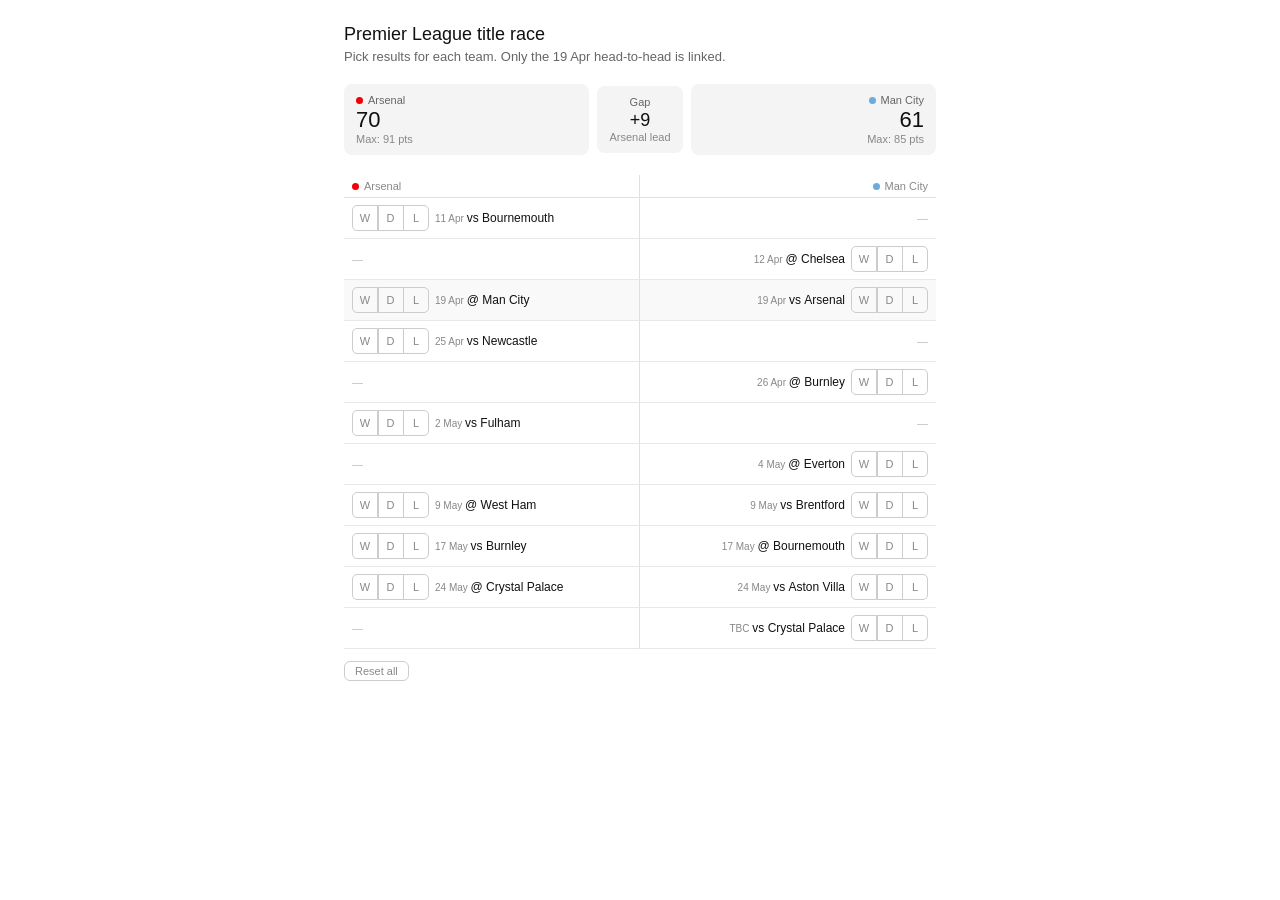
<file: index.html>
<!DOCTYPE html>
<html lang="en">
<head>
  <meta charset="UTF-8">
  <meta name="viewport" content="width=device-width, initial-scale=1.0">
  <title>PL Title Race Calculator</title>
  <link rel="stylesheet" href="style.css">
</head>
<body>

<h2>Premier League title race</h2>
<p class="sub">Pick results for each team. Only the 19 Apr head-to-head is linked.</p>

<div class="summary">
  <div class="sc">
    <div class="sc-label"><span class="dot ars-dot"></span>Arsenal</div>
    <div class="sc-pts" id="ars-pts">70</div>
    <div class="sc-max" id="ars-max">Max: 91 pts</div>
  </div>
  <div class="gap-cell">
    <div class="gap-label">Gap</div>
    <div class="gap-val" id="gap-val">+9</div>
    <div class="gap-dir" id="gap-dir">Arsenal lead</div>
  </div>
  <div class="sc" style="text-align:right">
    <div class="sc-label" style="justify-content:flex-end"><span class="dot mci-dot"></span>Man City</div>
    <div class="sc-pts" id="mci-pts">61</div>
    <div class="sc-max" id="mci-max" style="text-align:right">Max: 85 pts</div>
  </div>
</div>

<div class="grid" id="fixture-grid">
  <div class="col-header ars-col"><span class="dot ars-dot"></span>Arsenal</div>
  <div class="col-header right"><span class="dot mci-dot"></span>Man City</div>
</div>

<div><button class="reset-btn" onclick="resetAll()">Reset all</button></div>

<script src="script.js"></script>
</body>
</html>
</file>
<file: style.css>
* {
  box-sizing: border-box;
  margin: 0;
  padding: 0;
}

body {
  font-family: -apple-system, BlinkMacSystemFont, 'Segoe UI', sans-serif;
  background: #fff;
  color: #111;
  padding: 1.5rem;
  max-width: 640px;
  margin: 0 auto;
}

h2 {
  font-size: 18px;
  font-weight: 500;
  margin-bottom: 4px;
}

.sub {
  font-size: 13px;
  color: #666;
  margin-bottom: 1.25rem;
}

/* Summary bar */

.summary {
  display: grid;
  grid-template-columns: 1fr auto 1fr;
  gap: 8px;
  margin-bottom: 1.25rem;
  align-items: center;
}

.sc {
  background: #f4f4f4;
  border-radius: 8px;
  padding: 10px 12px;
}

.sc-label {
  font-size: 11px;
  color: #666;
  display: flex;
  align-items: center;
  gap: 5px;
  margin-bottom: 3px;
}

.sc-pts {
  font-size: 22px;
  font-weight: 500;
  line-height: 1;
}

.sc-max {
  font-size: 11px;
  color: #888;
  margin-top: 2px;
}

.dot {
  width: 7px;
  height: 7px;
  border-radius: 50%;
  display: inline-block;
  flex-shrink: 0;
}

.ars-dot { background: #EF0107; }
.mci-dot { background: #6CABDD; }

.gap-cell {
  background: #f4f4f4;
  border-radius: 8px;
  padding: 10px 12px;
  text-align: center;
}

.gap-label {
  font-size: 11px;
  color: #666;
  margin-bottom: 3px;
}

.gap-val {
  font-size: 18px;
  font-weight: 500;
  line-height: 1;
}

.gap-dir {
  font-size: 11px;
  color: #888;
  margin-top: 2px;
}

/* Fixture grid */

.grid {
  display: grid;
  grid-template-columns: 1fr 1fr;
  gap: 0;
}

.col-header {
  font-size: 11px;
  font-weight: 500;
  color: #888;
  padding: 5px 8px;
  border-bottom: 0.5px solid #e0e0e0;
  display: flex;
  align-items: center;
  gap: 5px;
}

.col-header.right { justify-content: flex-end; }

.ars-col { border-right: 0.5px solid #e0e0e0; }

.row-ars,
.row-mci {
  padding: 7px 8px;
  border-bottom: 0.5px solid #e8e8e8;
  display: flex;
  align-items: center;
  gap: 6px;
  min-height: 38px;
}

.row-ars {
  border-right: 0.5px solid #e0e0e0;
  justify-content: flex-start;
}

.row-mci { justify-content: flex-end; }

/* Fixture text */

.fixture-text {
  font-size: 12px;
  color: #111;
  flex: 1;
}

.fixture-text strong { font-weight: 500; }
.fixture-text.right { text-align: right; }

.date-text {
  font-size: 10px;
  color: #888;
  white-space: nowrap;
}

/* Result buttons */

.rbtn-group { display: flex; flex-shrink: 0; }

.rbtn {
  width: 26px;
  height: 26px;
  font-size: 11px;
  font-weight: 500;
  border: 0.5px solid #ccc;
  background: transparent;
  color: #888;
  cursor: pointer;
  transition: background .1s, color .1s, border-color .1s;
  position: relative;
  display: flex;
  align-items: center;
  justify-content: center;
}

.rbtn:first-child { border-radius: 5px 0 0 5px; }
.rbtn:last-child  { border-radius: 0 5px 5px 0; }
.rbtn:not(:first-child) { margin-left: -0.5px; }
.rbtn:hover { background: #f4f4f4; z-index: 1; }

.rbtn.sel-w { background: #3B6D11; border-color: #3B6D11; color: #fff; z-index: 2; }
.rbtn.sel-d { background: #854F0B; border-color: #854F0B; color: #fff; z-index: 2; }
.rbtn.sel-l { background: #A32D2D; border-color: #A32D2D; color: #fff; z-index: 2; }

/* Misc */

.spacer-text {
  font-size: 11px;
  color: #bbb;
  font-style: italic;
}

.reset-btn {
  font-size: 11px;
  color: #888;
  background: transparent;
  border: 0.5px solid #ccc;
  border-radius: 6px;
  padding: 3px 10px;
  cursor: pointer;
  margin-top: .75rem;
}

.reset-btn:hover { background: #f4f4f4; }
</file>
